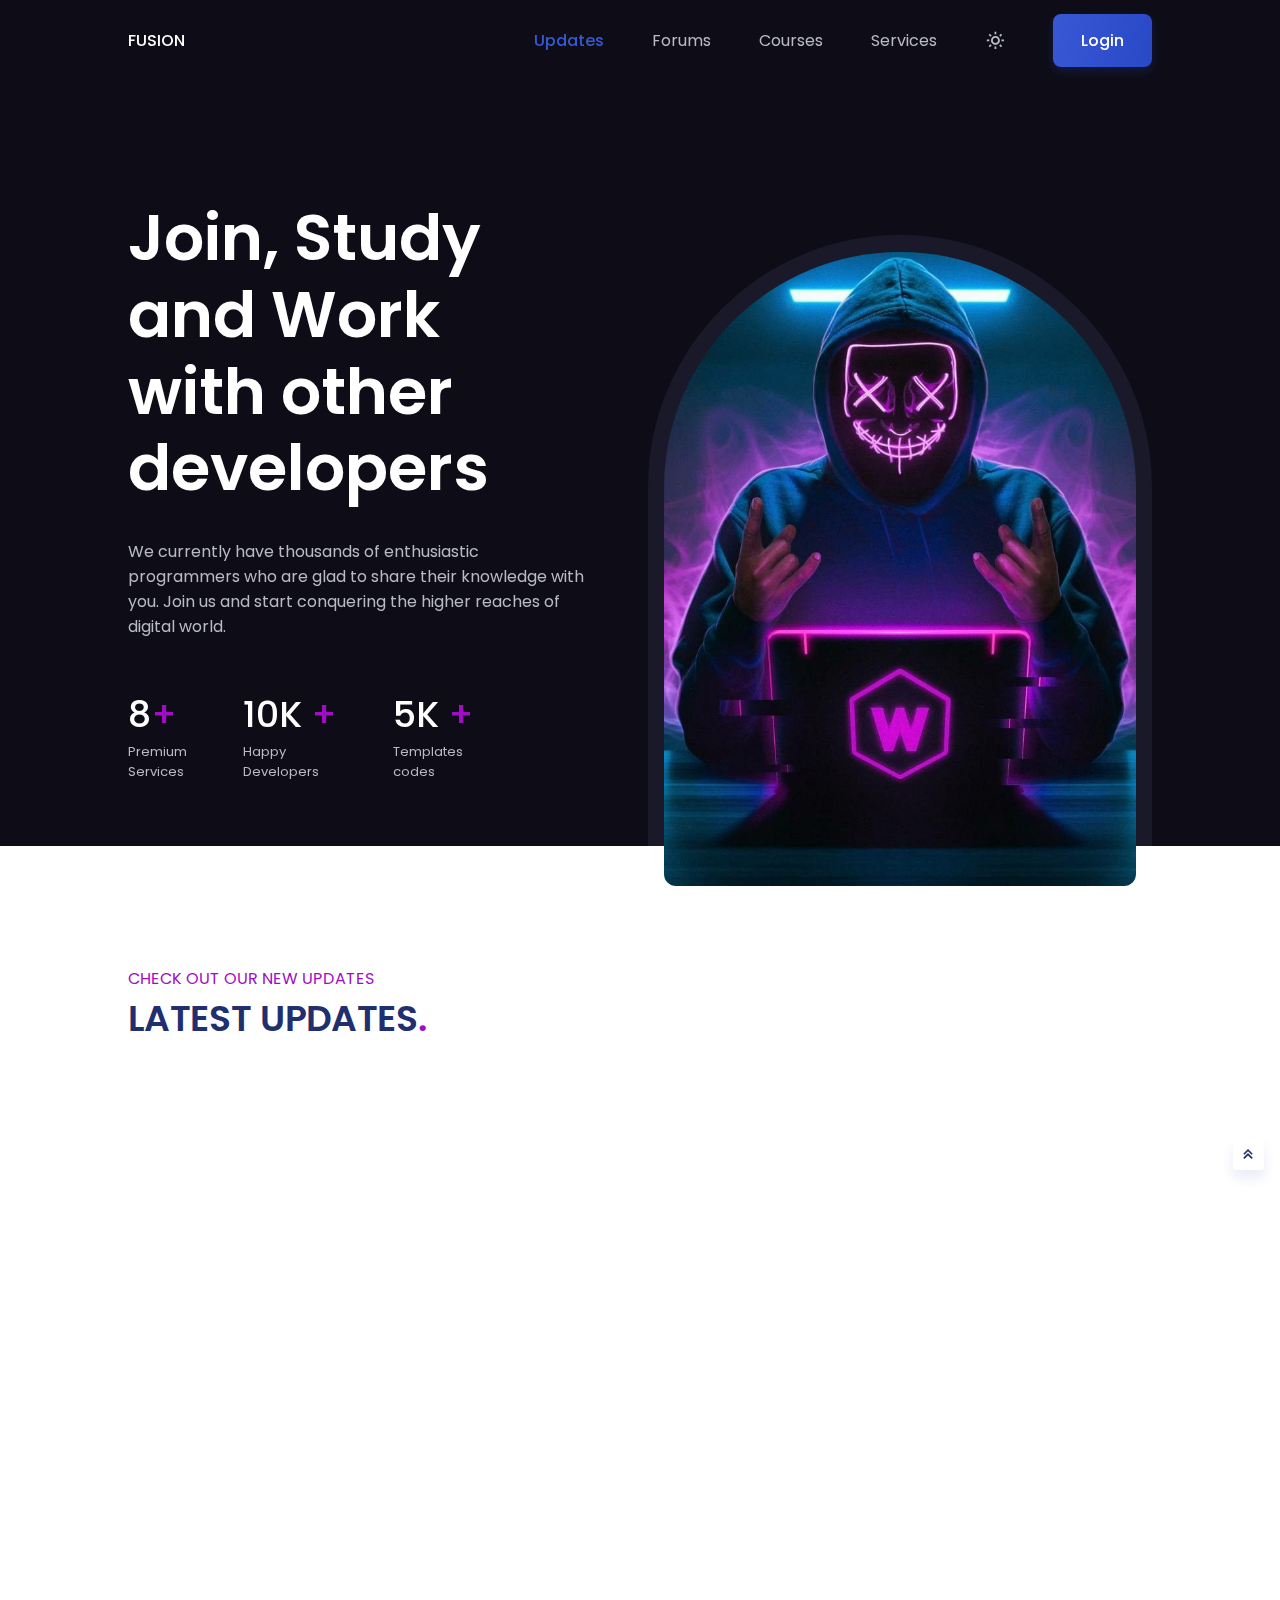
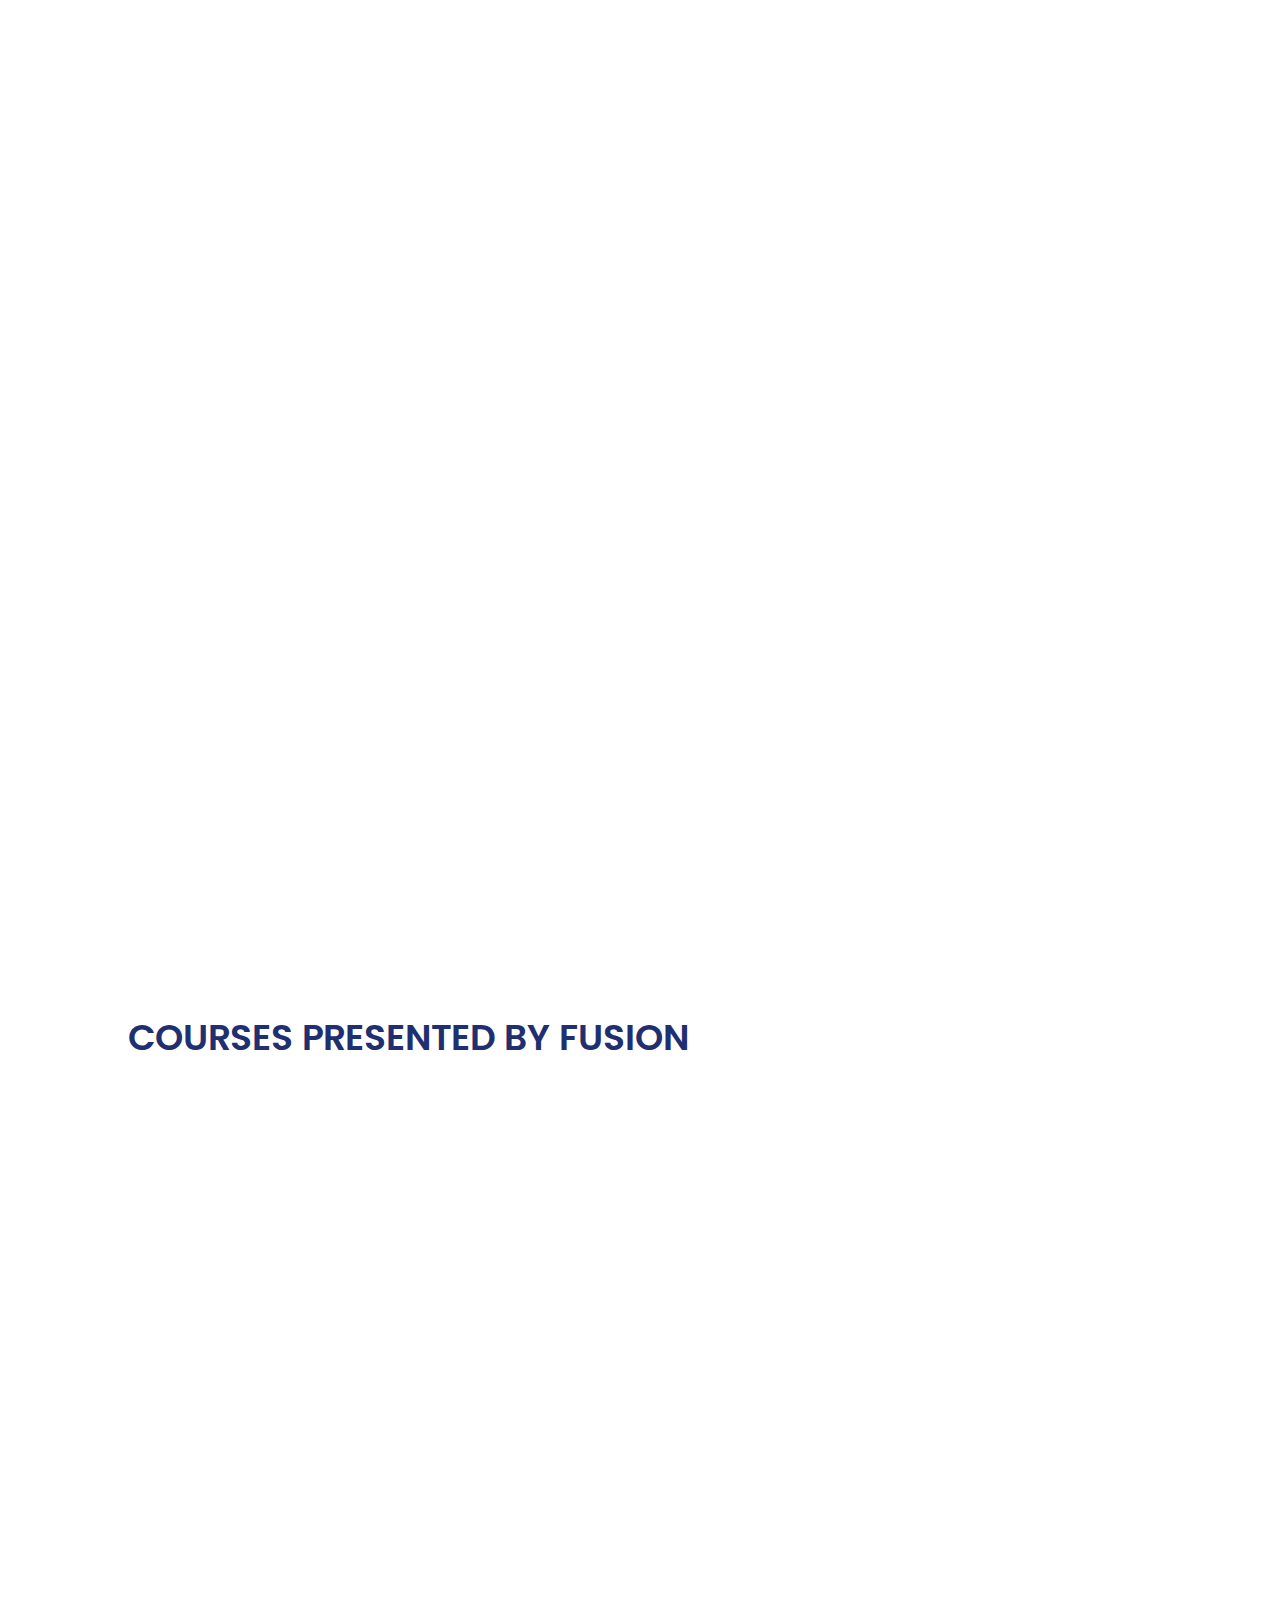
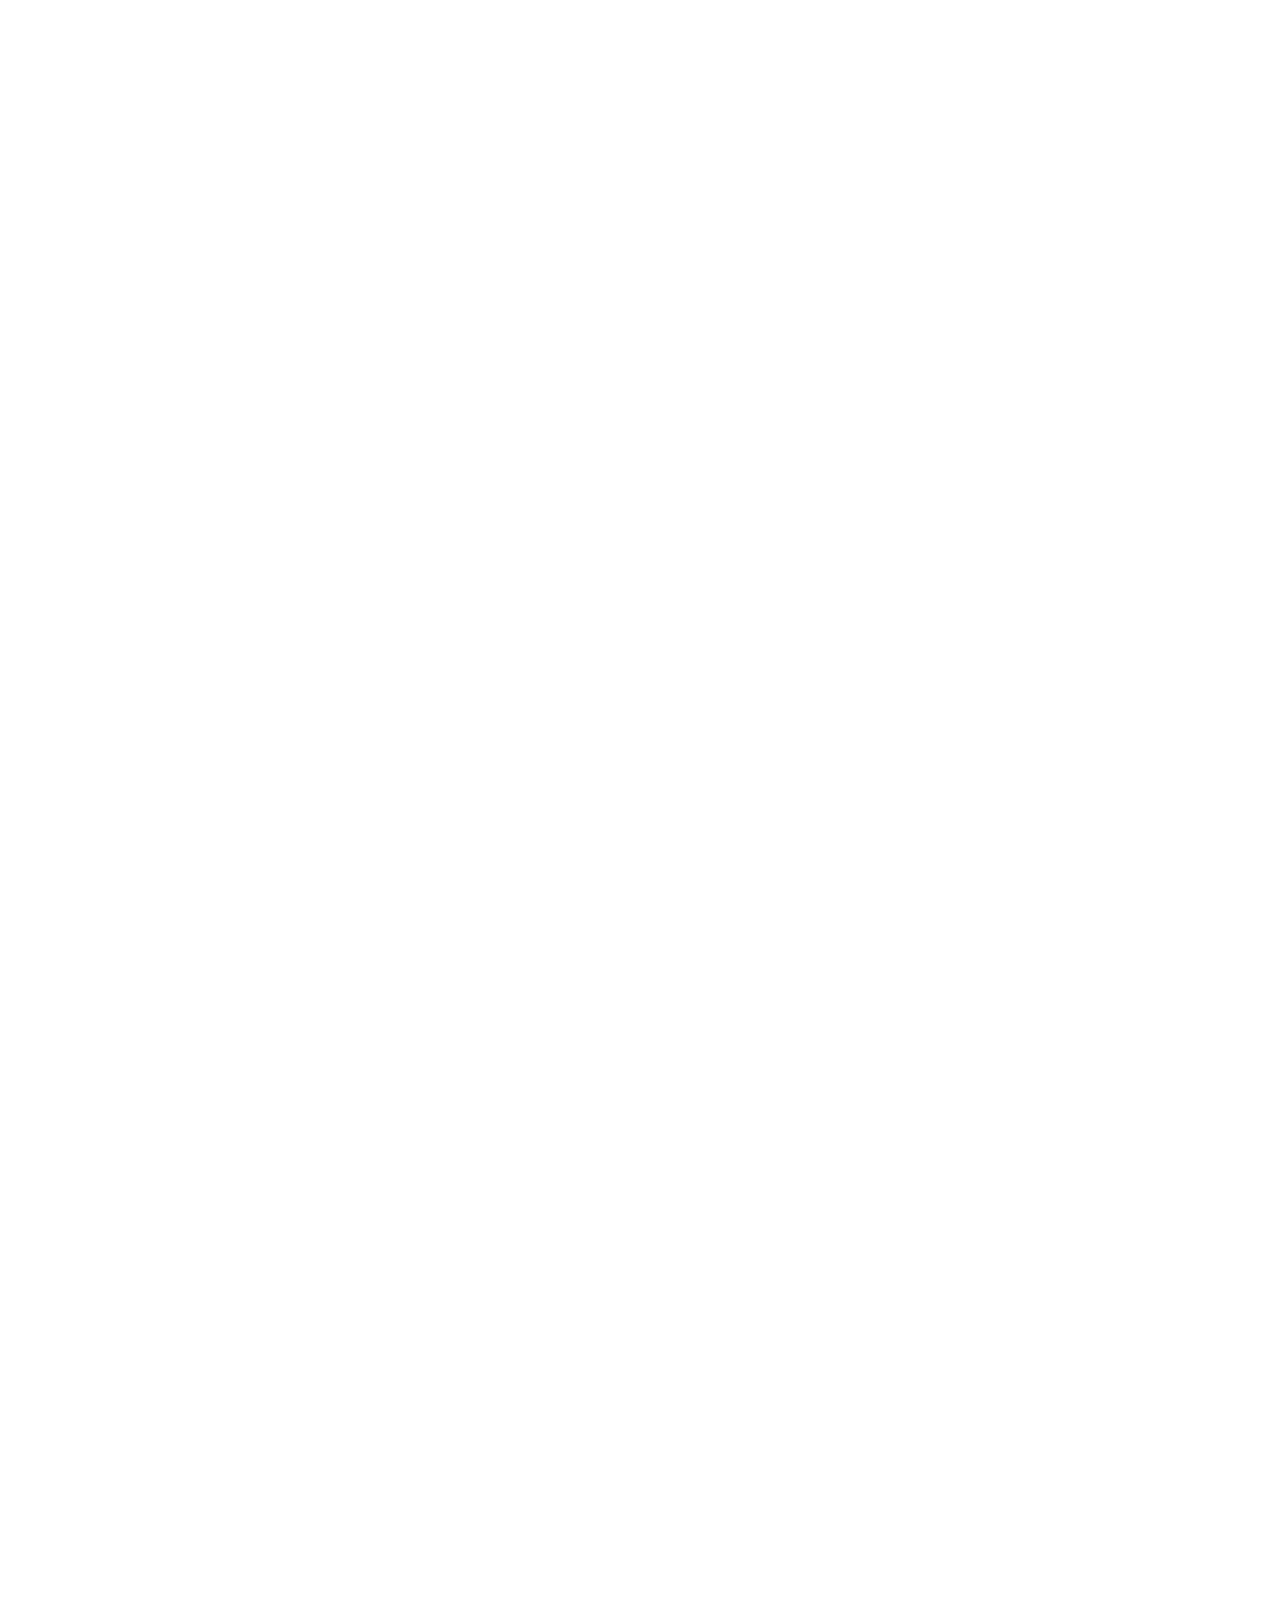
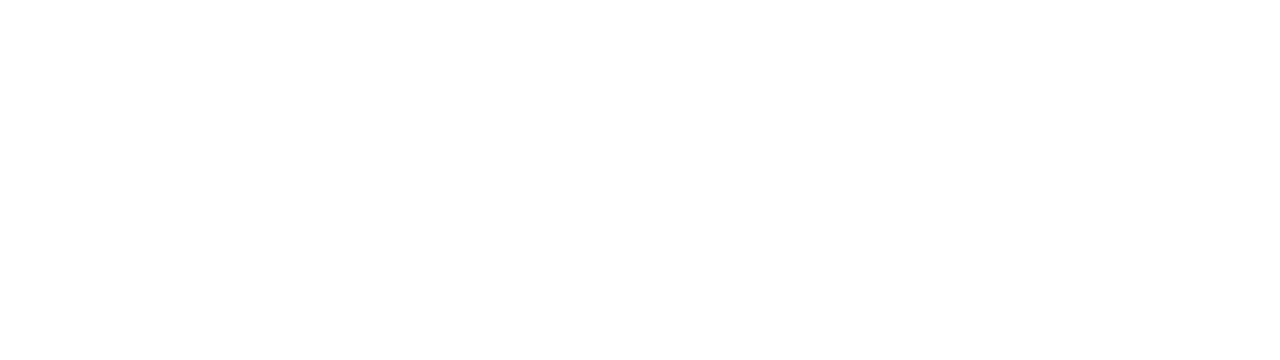
<file: index.html>
<!DOCTYPE html>
    <html lang="en">
    <head>
        <meta charset="UTF-8">
        <meta name="viewport" content="width=device-width, initial-scale=1.0">
        <link rel="shortcut icon" href="assets/img/favicon.png" type="image/x-icon">

        <!--=============== BOXICONS ===============-->
        <link href='https://unpkg.com/boxicons@2.1.2/css/boxicons.min.css' rel='stylesheet'>
        
        <!--=============== SWIPER CSS ===============-->
        <link rel="stylesheet" href="assets/css/swiper-bundle.min.css">

        <!--=============== CSS ===============-->
        <link rel="stylesheet" href="assets/css/styles.css">

        <title>Welcome to FUSION</title>

    </head>

    <body>
        <!--==================== HEADER ====================-->
        <header class="header" id="header">
            <nav class="nav container">
                <a href="#home" class="nav__logo">
                    FUSION</a>

                <div class="nav__menu">
                    <ul class="nav__list">
                        <li class="nav__item">
                            <a href="#popular" class="nav__link active-link">
                                <i class='bx bx-home-alt-2' ></i>
                                <span>Updates</span>
                            </a>
                        </li>
                        <li class="nav__item">
                            <a href="forum.html" class="nav__link">
                                <i class='bx bx-building-house' ></i>
                                <span>Forums</span>
                            </a>
                        </li>
                        <li class="nav__item">
                            <a href="indexc.html" class="nav__link">
                                <i class='bx bx-award' ></i>
                                <span>Courses</span>
                            </a>
                        </li>
                        <li class="nav__item">
                            <a href="#contact" class="nav__link">
                                <span>Services</span>
                                <i class='bx bx-phone' ></i>
                            </a>
                        </li>
                    </ul>
                </div>

                <!-- Theme change button -->
                <i class='bx bx-sun change-theme' id="theme-button"></i>

                <a href="moblogin.html" class="nav__button button">Login</a>
            </nav>
        </header>

        <!--==================== MAIN ====================-->
        <main class="main">
            <!--==================== HOME ====================-->
            <section class="home section" id="home">
                <div class="home__container container grid">
                    <div class="home__data">
                        <h1 class="home__title">
                            Join, Study and Work with other developers
                        </h1>
                        <p class="home__description">
                            We currently have thousands of enthusiastic
                            programmers who are glad to share their knowledge with you.
                            Join us and start conquering the higher reaches of digital world.
                        </p>
    
                        <div class="home__value">
                            <div>
                                <h1 class="home__value-number">
                                    8<span>+</span>
                                </h1>
                                <span class="home__value-description">
                                    Premium <br> Services
                                </span>
                            </div>
    
                            <div>
                                <h1 class="home__value-number">
                                    10K <span>+</span>
                                </h1>
                                <span class="home__value-description">
                                    Happy <br> Developers
                                </span>
                            </div>
    
                            <div>
                                <h1 class="home__value-number">
                                    5K <span>+</span>
                                </h1>
                                <span class="home__value-description">
                                    Templates <br> codes
                                </span>
                            </div>
                        </div>
                    </div>
    
                    <div class="home__images">
                        <div class="home__orbe"></div>
    
                        <div class="home__img">
                            <img src="assets/img/home.jpg" alt="">
                        </div>
                    </div>
                </div>
            </section>


            <!--==================== UPDATES ====================-->
            <section class="section" id="popular">
                <div class="container">
                    <span class="section__subtitle">CHECK OUT OUR NEW UPDATES</span>
                    <h2 class="section__title">
                        LATEST UPDATES<span>.</span>
                    </h2>

                    <div class="popular__container grid swiper">
                        <div class="swiper-wrapper">
                            <article class="popular__card swiper-slide">
                                <img src="assets/img/popular1.jpg" alt="" class="popular__img">
    
                                <div class="popular__data">
                                    <h2 class="popular__price">
                                        <span>Code via our compiler</span>
                                    </h2>
                                    <h3 class="popular__title">
                                        Brand new design
                                    </h3>
                                    <p class="popular__description">
                                        You can learn ad practice at the same time
                                        without leaving our website now!
                                    </p>
                                </div>
                            </article>

                            <article class="popular__card swiper-slide">
                                <img src="assets/img/popular2.jpg" alt="" class="popular__img">
    
                                <div class="popular__data">
                                    <h2 class="popular__price">
                                        <span>Errors are fixed</span>
                                    </h2>
                                    <h3 class="popular__title">
                                        No more bugs
                                    </h3>
                                    <p class="popular__description">
                                        You faced some problems before?
                                        There are no more bugs now!
                                    </p>
                                </div>
                            </article>
    
                            <article class="popular__card swiper-slide">
                                <img src="assets/img/popular3.jpg" alt="" class="popular__img">
    
                                <div class="popular__data">
                                    <h2 class="popular__price">
                                        <span>Join our community</span>
                                    </h2>
                                    <h3 class="popular__title">
                                        Networking is the key!
                                    </h3>
                                    <p class="popular__description">
                                        Meet, talk and cooperate with other
                                        developers just like you!
                                    </p>
                                </div>
                            </article>
    
                            <article class="popular__card swiper-slide">
                                <img src="assets/img/popular4.jpg" alt="" class="popular__img">
    
                                <div class="popular__data">
                                    <h2 class="popular__price">
                                        <span>Change to Night mode</span>
                                    </h2>
                                    <h3 class="popular__title">
                                        Like working at nights?
                                    </h3>
                                    <p class="popular__description">
                                        More aesthetic and convinient night mode
                                        is available now. Try it!
                                    </p>
                                </div>
                            </article>

                            <article class="popular__card swiper-slide">
                                <img src="assets/img/popular5.jpg" alt="" class="popular__img">
    
                                <div class="popular__data">
                                    <h2 class="popular__price">
                                        <span>Join New courses</span>
                                    </h2>
                                    <h3 class="popular__title">
                                        More and More
                                    </h3>
                                    <p class="popular__description">
                                        Various ans Numerous and Creative
                                        courses are available now on our website!
                                    </p>
                                </div>
                            </article>
                        </div>

                        <div class="swiper-button-next">
                            <i class='bx bx-chevron-right' ></i>
                        </div>
                        <div class="swiper-button-prev">
                            <i class='bx bx-chevron-left'></i>
                        </div>
                    </div>
                </div>
            </section>

            <!--==================== VALUE new posts ====================-->
            <section class="value section" id="value">
                <div class="value__container container grid">
                    <div class="value__images">
                        <div class="value__orbe"></div>
    
                        <div class="value__img">
                            <img src="assets/img/value.png" alt="">
                        </div>
                    </div>

                    <div class="value__content">
                        <div class="value__data">
                            <span class="section__subtitle">!New!</span>
                            <h2 class="section__title">
                                NEW POST FROM FUSION
                            </h2>
                            <p class="value__description">
                                Comment on updated course
                        </div>

                        <div class="value__accordion">
                            <div class="value__accordion-item">
                                <header class="value__accordion-header">
                                    <i class='bx bxs-x-square value__accordion-icon'></i>
                                    <h3 class="value__accordion-title">
                                        Administrator
                                    </h3>
                                    <div class="value__accordion-arrow">
                                        <i class='bx bxs-down-arrow'></i>
                                    </div>
                                </header>

                                <div class="value__accordion-content">
                                    <p class="value__accordion-description">
                                        Hey, guys! Have you seen our last update in
                                        course section? Saying short, we have finally
                                        launched Kali Linux course, for etherical hacking.
                                        Wish you happy hacking!
                                    </p>
                                </div>
                            </div>

                            <div class="value__accordion-item">
                                <header class="value__accordion-header">
                                    <i class='bx bxs-x-square value__accordion-icon'></i>
                                    <h3 class="value__accordion-title">
                                        Anonymous
                                    </h3>
                                    <div class="value__accordion-arrow">
                                        <i class='bx bxs-down-arrow'></i>
                                    </div>
                                </header>

                                <div class="value__accordion-content">
                                    <p class="value__accordion-description">
                                        Love new features!
                                        Can't wait to use them
                                    </p>
                                </div>
                            </div>

                            <div class="value__accordion-item">
                                <header class="value__accordion-header">
                                    <i class='bx bxs-x-square value__accordion-icon'></i>
                                    <h3 class="value__accordion-title">
                                        Mariey
                                    </h3>
                                    <div class="value__accordion-arrow">
                                        <i class='bx bxs-down-arrow'></i>
                                    </div>
                                </header>

                                <div class="value__accordion-content">
                                    <p class="value__accordion-description">
                                        I’ve just checked this course.
                                        Seems to be a game changing!
                                        Shall we have any UX/UI tutorials?
                                    </p>
                                </div>
                            </div>

                        </div>
                    </div>
                </div>
            </section>


            <!--==================== Courses ====================-->
            <section class="section" id="popularr">
                <div class="container">
                    <h2 class="section__title">
                       COURSES PRESENTED BY FUSION
                    </h2>

                    <div class="popular__container grid swiper">
                        <div class="swiper-wrapper">
                            <article class="popular__card swiper-slide">
                                <img src="assets/img/course1.jpg" alt="" class="popular__img">

                                <div class="popular__data">
                                    <h2 class="popular__price">
                                        <span>Dive into ICT</span>
                                    </h2>
                                    <h3 class="popular__title">
                                        More than theoretical knowledge
                                    </h3>
                                    <p class="popular__description">
                                        Learn more about ICT
                                        and its implementation in real life!
                                    </p>
                                </div>
                            </article>

                            <article class="popular__card swiper-slide">
                                <img src="assets/img/course2.jpg" alt="" class="popular__img">

                                <div class="popular__data">
                                    <h2 class="popular__price">
                                        <span>IT in Banking Systems</span>
                                    </h2>
                                    <h3 class="popular__title">
                                        Cybersecurity? Blockchains?
                                    </h3>
                                    <p class="popular__description">
                                        Learn how IT are used in Banking Systems and More...
                                    </p>
                                </div>
                            </article>

                            <article class="popular__card swiper-slide">
                                <img src="assets/img/course3.jpg" alt="" class="popular__img">

                                <div class="popular__data">
                                    <h2 class="popular__price">
                                        <span>What language do you speak?</span>
                                    </h2>
                                    <h3 class="popular__title">
                                        C#, Java, Python...
                                    </h3>
                                    <p class="popular__description">
                                        Get to know more about different programming langs. and
                                        find suitable one for you
                                    </p>
                                </div>
                            </article>

                            <article class="popular__card swiper-slide">
                                <img src="assets/img/course4.jpg" alt="" class="popular__img">

                                <div class="popular__data">
                                    <h2 class="popular__price">
                                        <span>Graphic Design</span>
                                    </h2>
                                    <h3 class="popular__title">
                                        UX/UI designing
                                    </h3>
                                    <p class="popular__description">
                                        Learn how to create trendy and distinct designs
                                        using Figma and more!
                                    </p>
                                </div>
                            </article>

                            <article class="popular__card swiper-slide">
                                <img src="assets/img/course5.jpg" alt="" class="popular__img">

                                <div class="popular__data">
                                    <h2 class="popular__price">
                                        <span>Mobile development</span>
                                    </h2>
                                    <h3 class="popular__title">
                                        Native or Cross Platform?
                                    </h3>
                                    <p class="popular__description">
                                        Start creating your own Mobile
                                        applications in short period of time.
                                    </p>
                                </div>
                            </article>
                        </div>

                        <div class="swiper-button-next">
                            <i class='bx bx-chevron-right' ></i>
                        </div>
                        <div class="swiper-button-prev">
                            <i class='bx bx-chevron-left'></i>
                        </div>
                    </div>
                </div>
            </section>

            <!--==================== CONTACT ====================-->
            <section class="contact section" id="contact">
                <div class="contact__container container grid">
                    <div class="contact__images">
                        <div class="contact__orbe"></div>
    
                        <div class="contact__img">
                            <img src="assets/img/contact.jpg" alt="">
                        </div>
                    </div>

                    <div class="contact__content">
                        <div class="contact__data">
                            <span class="section__subtitle">Do you need a help in Web-development?</span>
                            <h2 class="section__title">
                                Our Team will help you</h2>
                        </div>

                        <div class="contact__card">
                            <div class="contact__card-box">
                                <div class="contact__card-info">
                                    <i class='bx bxs-phone-call'></i>
                                    
                                    <div>
                                        <h3 class="contact__card-title">
                                            Polozov Mikhail
                                        </h3>
                                        <p class="contact__card-description">
                                            Full-Stack developer
                                        </p>
                                    </div>
                                </div>
                                <button class="button contact__card-button">
                                    Apply Now
                                </button>
                            </div>

                            <div class="contact__card-box">
                                <div class="contact__card-info">
                                    <i class='bx bxs-message-rounded-dots' ></i>
                                    
                                    <div>
                                        <h3 class="contact__card-title">
                                            Muratov Dastan
                                        </h3>
                                        <p class="contact__card-description">
                                            Front-end developer
                                        </p>
                                    </div>
                                </div>
                                <button class="button contact__card-button">
                                    Apply Now
                                </button>
                            </div>

                            <div class="contact__card-box">
                                <div class="contact__card-info">
                                    <i class='bx bxs-video' ></i>
                                    
                                    <div>
                                        <h3 class="contact__card-title">
                                            Dargulova Aruzhan
                                        </h3>
                                        <p class="contact__card-description">
                                            UX/UI Designer
                                        </p>
                                    </div>
                                </div>
                                <button class="button contact__card-button">
                                    Apply Now
                                </button>
                            </div>

                            <div class="contact__card-box">
                                <div class="contact__card-info">
                                    <i class='bx bxs-envelope'></i>
                                    
                                    <div>
                                        <h3 class="contact__card-title">
                                            Satylgan Rauan
                                        </h3>
                                        <p class="contact__card-description">
                                            Back-end developer
                                        </p>
                                    </div>
                                </div>
                                <button class="button contact__card-button">
                                    Apply Now
                                </button>
                            </div>
                        </div>
                    </div>
                </div>
            </section>

            <!--==================== join us ====================-->
            <section class="subscribe section">
                <div class="subscribe__container container">
                    <h1 class="subscribe__title">
                        Step into brighter future with FUSION
                    </h1>
                    <p class="subscribe__description">
                        Register and start developing on our platform.
                        Find new friends and join networking community!
                    </p>
                    <a href="moblogin.html" class="button subscribe__button">
                        Join now
                    </a>
                </div>
            </section>
        </main>

       <!----- <section id="map">
            <div id="map" style="width:500px; height:400px"></div>
            <section>---->

        <!--==================== FOOTER ====================-->
        <footer class="footer section">
            <div class="footer__container container grid">
                <div>
                    <a href="" class="footer__logo">
                        FUSION </a>
                    <p class="footer__description">
                        Our vision is to make distinct  <br>
                        digital platform for all developers.
                    </p>
                </div>

                <div class="footer__content">
                    <div>
                        <h3 class="footer__title">
                            About
                        </h3>

                        <ul class="footer__links">
                            <li>
                                <a href="#" class="footer__link">About Us</a>
                            </li>
                            <li>
                                <a href="#" class="footer__link">Features</a>
                            </li>
                            <li>
                                <a href="#" class="footer__link">News & Blog</a>
                            </li>
                        </ul>
                    </div>

                    <div>
                        <h3 class="footer__title">
                            Company
                        </h3>

                        <ul class="footer__links">
                            <li>
                                <a href="#" class="footer__link">How We Work?</a>
                            </li>
                            <li>
                                <a href="#" class="footer__link">Capital</a>
                            </li>
                            <li>
                                <a href="#" class="footer__link">Security</a>
                            </li>
                        </ul>
                    </div>
                    
                    <div>
                        <h3 class="footer__title">
                            Support
                        </h3>

                        <ul class="footer__links">
                            <li>
                                <a href="#" class="footer__link">FAQs</a>
                            </li>
                            <li>
                                <a href="#" class="footer__link">Support center</a>
                            </li>
                            <li>
                                <a href="#" class="footer__link">Contact Us</a>
                            </li>
                        </ul>
                    </div>

                    <div>
                        <h3 class="footer__title">
                            Follow us
                        </h3>

                        <ul class="footer__social">
                            <a href="https://www.facebook.com/" target="_blank" class="footer__social-link">
                                <i class='bx bxl-facebook-circle' ></i>
                            </a>
                            <a href="https://www.instagram.com/" target="_blank" class="footer__social-link">
                                <i class='bx bxl-instagram-alt' ></i>
                            </a>
                            <a href="https://www.pinterest.com/" target="_blank" class="footer__social-link">
                                <i class='bx bxl-pinterest' ></i>
                            </a>    
                        </ul>
                    </div>
                </div>
            </div>

            <div class="footer__info container">
                <span class="footer__copy">
                    &#169; FUSION. All rigths reserved
                </span>

                <div class="footer__privacy">
                    <a href="#">Terms & Agreements</a>
                    <a href="#">Privacy Policy</a>
                </div>
            </div>
        </footer>


        <!--========== SCROLL UP ==========-->
        <a href="#" class="scrollup" id="scroll-up">
            <i class='bx bx-chevrons-up'></i>
        </a>

        <!--=============== SCROLLREVEAL ===============-->
        <script src="assets/js/scrollreveal.min.js"></script>

        <!--=============== SWIPER JS ===============-->
        <script src="assets/js/swiper-bundle.min.js"></script>

        <!--=============== MAIN JS ===============-->
        <script src="assets/js/main.js"></script>
    </body>
</html>
</file>
<file: assets/css/styles.css>
@import url("https://fonts.googleapis.com/css2?family=Poppins:wght@400;500;600&display=swap");


:root {
  --header-height: 3.5rem;

  /*========== Colors ==========*/
  /*Color mode HSL(hue, saturation, lightness)*/
  --first-color: hsl(228, 66%, 53%);
  --first-color-alt: hsl(228, 66%, 47%);
  --first-color-light: hsl(228, 62%, 59%);
  --first-color-lighten: hsl(228, 100%, 97%);
  --second-color: hsl(288, 88%, 41%);
  --title-color: hsl(228, 57%, 28%);
  --text-color: hsl(228, 15%, 50%);
  --text-color-light: hsl(228, 12%, 75%);
  --border-color: hsl(228, 99%, 98%);
  --body-color: #fff;
  --container-color: #fff;

  /*========== Font and typography ==========*/
  /*.5rem = 8px | 1rem = 16px ...*/
  --body-font: 'Poppins', sans-serif;
  --biggest-font-size: 2.25rem;
  --h1-font-size: 1.5rem;
  --h2-font-size: 1.25rem;
  --h3-font-size: 1rem;
  --normal-font-size: .938rem;
  --small-font-size: .813rem;
  --smaller-font-size: .75rem;

  /*========== Font weight ==========*/
  --font-medium: 500;
  --font-semi-bold: 600;

  /*========== z index ==========*/
  --z-tooltip: 10;
  --z-fixed: 100;
}

/* Responsive typography */
@media screen and (min-width: 1024px) {
  :root {
    --biggest-font-size: 4rem;
    --h1-font-size: 2.25rem;
    --h2-font-size: 1.5rem;
    --h3-font-size: 1.25rem;
    --normal-font-size: 1rem;
    --small-font-size: .875rem;
    --smaller-font-size: .813rem;
  }
}

/*=============== BASE ===============*/
* {
  box-sizing: border-box;
  padding: 0;
  margin: 0;
}

html {
  scroll-behavior: smooth;
}

body {
  font-family: var(--body-font);
  font-size: var(--normal-font-size);
  background-color: var(--body-color);
  color: var(--text-color);
  transition: .3s; /* For animation dark mode */
}

h1, h2, h3 {
  color: var(--title-color);
  font-weight: var(--font-semi-bold);
}

ul {
  list-style: none;
}

a {
  text-decoration: none;
}

img {
  max-width: 100%;
  height: auto;
}

input,
button {
  font-family: var(--body-font);
  outline: none;
  border: none;
}

/*=============== THEME ===============*/
.change-theme {
  font-size: 1.25rem;
  color: #fff;
  cursor: pointer;
  transition: .3s;
}

.change-theme:hover {
  color: var(--first-color);
}

/*========== Variables Dark theme ==========*/
body.dark-theme {
  --first-color: hsl(228, 66%, 62%);
  --second-color: hsl(288, 88%, 41%);
  --title-color: hsl(228, 8%, 95%);
  --text-color: hsl(228, 8%, 70%);
  --border-color: hsl(228, 16%, 14%);
  --body-color: #0E0D17;
  --container-color: hsl(228, 16%, 12%);
}

/*========== 
    Color changes in some parts of 
    the website, in dark theme 
==========*/
.dark-theme .home__search,
.dark-theme .swiper-button-next,
.dark-theme .swiper-button-prev {
  border: 3px solid var(--border-color);
}

.dark-theme .nav__menu,
.dark-theme .home__img,
.dark-theme .popular__card:hover,
.dark-theme .value__img,
.dark-theme .accordion-open,
.dark-theme .accordion-open .value__accordion-icon,
.dark-theme .accordion-open .value__accordion-arrow,
.dark-theme .contact__img,
.dark-theme .contact__card-box:hover,
.dark-theme .scrollup {
  box-shadow: none;
}

.dark-theme .value__orbe,
.dark-theme .value__accordion-icon,
.dark-theme .value__accordion-arrow,
.dark-theme .contact__orbe,
.dark-theme .contact__card i,
.dark-theme .contact__card-button,
.dark-theme .subscribe__container {
  background-color: var(--container-color);
}

.dark-theme .subscribe__container {
  border: 6px solid var(--border-color);
}

.dark-theme .subscribe__description {
  color: var(--text-color);
}

.dark-theme::-webkit-scrollbar {
  background-color: #0E0D17;
}

.dark-theme::-webkit-scrollbar-thumb {
  background-color: hsl(228, 4%, 25%);
}

.dark-theme::-webkit-scrollbar-thumb:hover {
  background-color: hsl(228, 4%, 35%);
}

/*=============== REUSABLE CSS CLASSES ===============*/
.container {
  max-width: 1024px;
  margin-left: 1.5rem;
  margin-right: 1.5rem;
}

.grid {
  display: grid;
}

.section {
  padding: 4.5rem 0 2rem;
}

.section__title {
  font-size: var(--h2-font-size);
  margin-bottom: 1rem;
}

.section__title span {
  color: var(--second-color);
}

.section__subtitle {
  display: block;
  font-size: var(--small-font-size);
  color: var(--second-color);
}

.main {
  overflow: hidden; /* For the animations ScrollReveal */
}

/*=============== HEADER & NAV ===============*/
.header {
  position: fixed;
  top: 0;
  left: 0;
  width: 100%;
  background-color: transparent;
  z-index: var(--z-fixed);
  transition: .4s; /* For animation dark mode */
}

.nav {
  height: var(--header-height);
  display: flex;
  justify-content: space-between;
  align-items: center;
}

.nav__logo {
  color: #fff;
  display: inline-flex;
  align-items: center;
  column-gap: .25rem;
  font-weight: var(--font-medium);
  transition: .3s;
}

.nav__logo i {
  font-size: 1rem;
}

.nav__logo:hover {
  color: var(--first-color);
}

@media screen and (max-width: 1023px) {
  .nav__menu {
    position: fixed;
    bottom: 2rem;
    background-color: var(--container-color);
    box-shadow: 0 8px 24px hsla(228, 66%, 45%, .15);
    width: 90%;
    left: 0;
    right: 0;
    margin: 0 auto;
    padding: 1.30rem 3rem;
    border-radius: 1.25rem;
    transition: .4s;
  }

  .nav__list {
    display: flex;
    justify-content: space-between;
    align-items: center;
  }

  .nav__link {
    color: var(--text-color);
    display: flex;
    padding: .5rem;
    border-radius: 50%;
  }

  .nav__link i {
    font-size: 1.25rem;
  }

  .nav__link span {
    display: none;
  }
}

/* Change background header */
.scroll-header {
  background-color: var(--body-color);
  box-shadow: 0 1px 4px hsla(228, 4%, 15%, .1);
}

.scroll-header .nav__logo {
  color: var(--first-color);
}

.scroll-header .change-theme {
  color: var(--title-color);
}

/* Active link */
.active-link {
  background: linear-gradient(101deg,
                hsl(228, 66%, 53%),
                hsl(228, 66%, 47%));
  color: #fff;
  box-shadow: 0 4px 8px hsla(228, 66%, 45%, .25);
}

/*=============== HOME ===============*/
.home {
  background-color: #0E0D17;
  padding-bottom: 0;
}

.home__container {
  padding-top: 4rem;
  row-gap: 3.5rem;
}

.home__title, 
.home__value-number {
  color: #fff;
}

.home__title {
  font-size: var(--biggest-font-size);
  line-height: 120%;
  margin-bottom: 1.25rem;
}

.home__description {
  color: var(--text-color-light);
  margin-bottom: 2rem;
}

.home__value {
  display: flex;
  column-gap: 2.5rem;
}

.home__value-number {
  font-size: var(--h1-font-size);
  font-weight: var(--font-medium);
}

.home__value-number span {
  color: var(--second-color);
}

.home__value-description {
  display: flex;
  color: var(--text-color-light);
  font-size: var(--smaller-font-size);
}

.home__images {
  position: relative;
  display: flex;
  justify-content: center;
}

.home__orbe {
  width: 265px;
  height: 284px;
  background-color: #1a192a;
  border-radius: 135px 135px 0 0;
}

.home__img {
  position: absolute;
  width: 250px;
  height: 300px;
  overflow: hidden;
  border-radius: 125px 125px 12px 12px;
  display: inline-flex;
  align-items: flex-end;
  bottom: -1.5rem;
  box-shadow: #1c1b2b;
}

/*=============== BUTTON ===============*/
.button {
  display: inline-block;
  background: linear-gradient(101deg,
                hsl(228, 66%, 53%),
                hsl(228, 66%, 47%));
  color: #fff;
  padding: 14px 28px;
  border-radius: .5rem;
  font-size: var(--normal-font-size);
  font-weight: var(--font-medium);
  box-shadow: 0 4px 8px hsla(228, 66%, 45%, .25);
  transition: .3s;
  cursor: pointer;
}

.button:hover {
  box-shadow: 0 4px 12px hsla(228, 66%, 45%, .25);
}

.nav__button {
  display: none;
}


/*=============== POPULAR ===============*/
.popular__container {
  padding: 1rem 0 5rem;
}

.popular__card {
  width: 290px;
  background-color: var(--container-color);
  padding: .5rem .5rem 1.5rem;
  border-radius: 1rem;
  margin: 0 auto;
  transition: .4s;
}

.popular__img {
  border-radius: 1rem;
  margin-bottom: 1rem;
}

.popular__data {
  padding: 0 1rem 0 .5rem;
}

.popular__price {
  font-size: var(--h2-font-size);
  color: var(--text-color);
  margin-bottom: .25rem;
}

.popular__price span {
  color: var(--second-color);
}

.popular__title {
  font-size: var(--h3-font-size);
  margin-bottom: .75rem;
}

.popular__description {
  font-size: var(--small-font-size);
}

.popular__card:hover {
  box-shadow: 0 12px 16px hsla(228, 66%, 45%, .1);
}

/* Swiper class */
.swiper-button-prev:after,
.swiper-button-next:after {
  content: '';
}

.swiper-button-next,
.swiper-button-prev {
  top: initial;
  bottom: 0;
  width: initial;
  height: initial;
  background-color: var(--container-color);
  border: 2px solid var(--text-color-light);
  padding: 6px;
  border-radius: .5rem;
  font-size: 1.5rem;
  color: var(--first-color);
}

.swiper-button-prev {
  left: calc(50% - 3rem);
}

.swiper-button-next {
  right: calc(50% - 3rem);
}

/*=============== VALUE ===============*/
.value__container {
  row-gap: 3rem;
}

.value__images {
  position: relative;
  display: flex;
  justify-content: center;
}

.value__orbe {
  width: 266px;
  height: 316px;
  background-color: hsl(228, 24%, 97%);
  border-radius: 16px 16px 16px 16px;
}

.value__img {
  position: absolute;
  width: 250px;
  height: 300px;
  overflow: hidden;
  border-radius: 12px 12px 12px 12px;
  inset: 0;
  margin: auto;
  box-shadow: 0 16px 32px hsla(228, 66%, 25%, .25);
}

.value__description {
  font-size: var(--small-font-size);
  margin-bottom: 2rem;
}

.value__accordion {
  display: grid;
  row-gap: 1.5rem;
}

.value__accordion-item {
  background-color: var(--body-color);
  border: 2px solid var(--border-color);
  border-radius: .5rem;
  padding: 1rem .75rem;
}

.value__accordion-header {
  display: flex;
  align-items: center;
  cursor: pointer;
}

.value__accordion-icon {
  background-color: var(--first-color-lighten);
  padding: 5px;
  border-radius: .25rem;
  font-size: 18px;
  color: var(--first-color);
  margin-right: .75rem;
  transition: .3s;
}

.value__accordion-title {
  font-size: var(--small-font-size);
}

.value__accordion-arrow {
  display: inline-flex;
  background-color: var(--first-color-lighten);
  padding: .25rem;
  color: var(--first-color);
  border-radius: 2px;
  font-size: 10px;
  margin-left: auto;
  transition: .3s;
}

.value__accordion-arrow i {
  transition: .4s;
}

.value__accordion-description {
  font-size: var(--smaller-font-size);
  padding: 1.25rem 2.5rem 0 2.75rem;
}

.value__accordion-content {
  overflow: hidden;
  height: 0;
  transition: all .25s ease;
}

/*Rotate icon and add shadows*/
.accordion-open {
  box-shadow: 0 12px 32px hsla(228, 66%, 45%, .1);
}

.accordion-open .value__accordion-icon {
  box-shadow: 0 4px 4px hsla(228, 66%, 45%, .1);
}

.accordion-open .value__accordion-arrow {
  box-shadow: 0 2px 4px hsla(228, 66%, 45%, .1);
}

.accordion-open .value__accordion-arrow i {
  transform: rotate(-180deg);
}

/*=============== CONTACT ===============*/
.contact__container {
  row-gap: 2rem;
}

.contact__images {
  position: relative;
  display: flex;
  justify-content: center;
}

.contact__orbe {
  width: 266px;
  height: 316px;
  background-color: hsl(228, 24%, 97%);
  border-radius: 135px 135px 16px 16px;
}

.contact__img {
  position: absolute;
  width: 250px;
  height: 300px;
  overflow: hidden;
  border-radius: 125px 125px 12px 12px;
  inset: 0;
  margin: auto;
  box-shadow: 0 16px 32px hsla(228, 66%, 25%, .25);
}

.contact__description {
  font-size: var(--small-font-size);
  margin-bottom: 2.5rem;
}

.contact__card {
  display: grid;
  grid-template-columns: repeat(2, 1fr);
  gap: 1.25rem .75rem;
}

.contact__card-box {
  background-color: var(--body-color);
  border: 2px solid var(--border-color);
  padding: 1.25rem .75rem;
  border-radius: .5rem;
  transition: .3s;
}

.contact__card-info {
  display: flex;
  align-items: flex-start;
  column-gap: .75rem;
  margin-bottom: 1.25rem;
}

.contact__card i {
  padding: 6px;
  background-color: var(--first-color-lighten);
  border-radius: 6px;
  font-size: 1.25rem;
  color: var(--first-color);
}

.contact__card-title {
  font-size: var(--normal-font-size);
}

.contact__card-description {
  font-size: var(--smaller-font-size);
}

.contact__card-button {
  font-size: var(--small-font-size);
  padding: 14px 0;
  width: 100%;
  border-radius: .25rem;
  background: var(--first-color-lighten);
  color: var(--first-color);
  font-weight: var(--font-semi-bold);
  box-shadow: none;
}

.contact__card-button:hover {
  background-color: var(--first-color);
  color: #fff;
}

.contact__card-box:hover {
  box-shadow: 0 8px 24px hsla(228, 66%, 45%, .1);
}

/*=============== SUBSCRIBE ===============*/
.subscribe {
  padding: 2.5rem 0;
}

.subscribe__container {
  background-color: var(--first-color);
  padding: 3rem 2rem;
  border-radius: 1.25rem;
  border: 6px solid var(--first-color-light);
  text-align: center;
}

.subscribe__title {
  font-size: var(--h2-font-size);
  color: #fff;
  margin-bottom: 1rem;
}

.subscribe__description {
  color: hsl(228, 90%, 92%);
  font-size: var(--small-font-size);
  margin-bottom: 2rem;
}

.subscribe__button {
  border: 2px solid #fff;
  background: var(--first-color-light);
  font-size: var(--small-font-size);
}

.subscribe__button:hover {
  background-color: var(--first-color);
}

/*=============== FOOTER ===============*/
.footer__container {
  row-gap: 2.5rem;
}

.footer__logo {
  color: var(--first-color);
  font-size: var(--h3-font-size);
  font-weight: var(--font-semi-bold);
  display: inline-flex;
  align-items: center;
  column-gap: .25rem;
  margin-bottom: .75rem;
}

.footer__logo i {
  font-size: 1.25rem;
}

.footer__description, 
.footer__link {
  font-size: var(--small-font-size);
  font-weight: var(--font-medium);
}

.footer__content, 
.footer__links {
  display: grid;
}

.footer__content {
  grid-template-columns: repeat(2, max-content);
  gap: 2.5rem 4rem;
}

.footer__title {
  font-size: var(--h3-font-size);
  margin-bottom: 1rem;
}

.footer__links {
  row-gap: .5rem;
}

.footer__link {
  color: var(--text-color);
  transition: .3s;
}

.footer__link:hover {
  color: var(--title-color);
}

.footer__social {
  display: flex;
  column-gap: 1rem;
}

.footer__social-link {
  font-size: 1.25rem;
  color: var(--text-color);
  transition: .3s;
}

.footer__social-link:hover {
  color: var(--title-color);
}

.footer__info, 
.footer__privacy {
  display: flex;
}

.footer__info {
  padding-bottom: 6rem;
  margin-top: 5.5rem;
  flex-direction: column;
  text-align: center;
  row-gap: 1.5rem;
}

.footer__copy,
.footer__privacy a {
  font-size: var(--smaller-font-size);
  font-weight: var(--font-medium);
  color: var(--text-color);
}

.footer__privacy {
  justify-content: center;
  column-gap: 1.25rem;
}

/*=============== SCROLL BAR ===============*/
::-webkit-scrollbar {
  width: .6rem;
  border-radius: .5rem;
  background-color: hsl(228, 8%, 76%);
}

::-webkit-scrollbar-thumb {
  background-color: hsl(228, 8%, 64%);
  border-radius: .5rem;
}

::-webkit-scrollbar-thumb:hover {
  background-color: hsl(228, 8%, 54%);
}

/*=============== SCROLL UP ===============*/
.scrollup {
  position: fixed;
  right: 1rem;
  bottom: -30%;
  background-color: var(--container-color);
  box-shadow: 0 8px 12px hsla(228, 66%, 45%, .1);
  display: inline-flex;
  padding: .35rem;
  border-radius: .25rem;
  color: var(--title-color);
  font-size: 1.25rem;
  z-index: var(--z-tooltip);
  transition: .3s;
}

.scrollup:hover {
  transform: translateY(-.25rem);
  color: var(--first-color);
}

/* Show Scroll Up*/
.show-scroll {
  bottom: 8rem;
}

/*=============== BREAKPOINTS ===============*/
/* For small devices */
@media screen and (max-width: 350px) {
  .container {
    margin-left: 1rem;
    margin-right: 1rem;
  }

  .section {
    padding: 3.5rem 0 1rem;
  }

  .home {
    padding-bottom: 0;
  }

  .contact__card {
    grid-template-columns: repeat(1, 180px);
    justify-content: center;
  }
}

@media screen and (max-width: 320px) {
  .nav__menu {
    padding: 1.3rem 1.5rem;
  }

  .home__value {
    column-gap: 1rem;
  }
  .home__img {
    width: 220px;
    height: 280px;
  }
  .home__orbe {
    width: 240px;
    height: 264px;
  }

  .logos__container {
    gap: 2rem 1rem;
  }

  .popular__card {
    width: 230px;
    padding: .5rem .5rem .75rem;
  }

  .value__img,
  .contact__img {
    width: 220px;
    height: 260px;
  }
  .value__orbe,
  .contact__orbe {
    width: 236px;
    height: 280px;
  }

  .subscribe__container {
    padding: 2rem 1rem;
  }

  .footer__content {
    gap: 2.5rem;
  }
}

/* For medium devices */
@media screen and (min-width: 576px) {
  .nav__menu {
    width: 342px;
  }

  .home__search {
    width: 412px;
  }

  .contact__card {
    grid-template-columns: repeat(2, 192px);
    justify-content: center;
  }

  .footer__content {
    grid-template-columns: repeat(3, max-content);
  }
}

@media screen and (min-width: 767px) {
  .home__container {
    grid-template-columns: repeat(2, 1fr);
    padding-top: 2rem;
  }
  .home__orbe {
    align-self: flex-end;
  }
  .home__data {
    padding-bottom: 2rem;
  }

  .logos__container {
    grid-template-columns: repeat(4, max-content);
    justify-content: center;
  }

  .value__container,
  .contact__container {
    grid-template-columns: repeat(2, 1fr);
    align-items: center;
  }

  .contact__images {
    order: 1;
  }
  .contact__card {
    justify-content: initial;
  }

  .subscribe__container {
    padding: 3rem 13rem;
  }

  .footer__container {
    grid-template-columns: repeat(2, max-content);
    justify-content: space-between;
  }
}

/* For large devices */
@media screen and (min-width: 1023px) {
  .section {
    padding: 7.5rem  0 1rem;
  }
  .section__title {
    font-size: 2.25rem;
  }
  .section__subtitle {
    font-size: var(--normal-font-size);
  }

  .nav {
    height: calc(var(--header-height) + 1.5rem);
  }
  .nav__menu {
    width: initial;
    margin-left: auto;
  }
  .nav__list {
    display: flex;
    column-gap: 3rem;
  }
  .nav__link {
    color: var(--text-color-light);
  }
  .nav__link i {
    display: none;
  }
  .nav__button {
    display: inline-block;
  }

  .active-link {
    background: none;
    box-shadow: none;
    color: var(--first-color);
    font-weight: var(--font-medium);
  }

  .change-theme {
    margin: 0 3rem;
    color: var(--text-color-light);
  }

  .scroll-header .nav__link,
  .scroll-header .change-theme {
    color: var(--text-color);
  }
  .scroll-header .active-link {
    color: var(--first-color);
  }

  .home {
    padding-bottom: 0;
  }
  .home__container {
    padding-top: 5rem;
    column-gap: 2rem;
  }
  .home__data {
    padding-bottom: 4rem;
  }
  .home__title {
    margin-bottom: 2rem;
  }
  .home__description, 
  .home__search {
    margin-bottom: 3rem;
  }
  .home__value {
    column-gap: 3.5rem;
  }
  .home__orbe {
    width: 504px;
    height: 611px;
    border-radius: 256px 256px 0 0;
  }
  .home__img {
    width: 472px;
    height: 634px;
    border-radius: 236px 236px 12px 12px;
    bottom: -2.5rem;
  }

  .logos__img img {
    height: 100px;
  }

  .popular__container {
    padding-top: 3rem;
  }
  .popular__card {
    width: 320px;
    padding: .75rem .75rem 2rem;
  }
  .popular__data {
    padding: 0 .25rem 0 .75rem;
  }

  .value__container,
  .contact__container {
    align-items: flex-start;
    column-gap: 5rem;
  }
  .value__orbe,
  .contact__orbe {
    width: 501px;
    height: 641px;
    border-radius: 258px 258px 16px 16px;
  }
  .value__img,
  .contact__img {
    width: 461px;
    height: 601px;
    border-radius: 238px 238px 12px 12px;
  }
  .value__img img,
  .contact__img img {
    max-width: initial;
    width: 490px;
  }
  .value__description,
  .contact__description {
    font-size: var(--normal-font-size);
    margin-bottom: 2.5rem;
  }

  .value__accordion-title {
    font-size: var(--normal-font-size);
  }
  .value__accordion-item {
    padding: 1.25rem 1.25rem 1.25rem 1rem;
  }
  .value__accordion-description {
    padding-bottom: 1rem;
    font-size: var(--small-font-size);
  }

  .contact__card {
    grid-template-columns: repeat(2, 200px);
  }
  .contact__card-box {
    padding: 28px 1.5rem 1.5rem;
  }

  .subscribe__container {
    padding: 4rem 10rem 4.5rem;
    border-radius: 2rem;
    border: 12px solid var(--first-color-light);
  }
  .subscribe__title {
    font-size: 2.5rem;
    margin-bottom: 1.5rem;
  }
  .subscribe__description {
    font-size: var(--normal-font-size);
    padding: 0 8rem;
  }
  .subscribe__button {
    font-size: var(--normal-font-size);
  }

  .footer__content {
    grid-template-columns: repeat(4, max-content);
  }
  .footer__title {
    margin-bottom: 1.5rem;
  }
  .footer__links {
    row-gap: 1rem;
  }
  .footer__info {
    flex-direction: row;
    justify-content: space-between;
    padding-bottom: 2rem;
  }

  .show-scroll {
    bottom: 3rem;
    right: 3rem;
  }
}

@media screen and (min-width: 1040px) {
  .container {
    margin-left: auto;
    margin-right: auto;
  }
  
  .home__container {
    column-gap: 4rem;
  }
}

/* For 2K & 4K resolutions */
@media screen and (min-width: 2048px) {
  body {
    zoom: 1.5;
  }
}

@media screen and (min-width: 3840px) {
  body {
    zoom: 2;
  }
}
</file>
